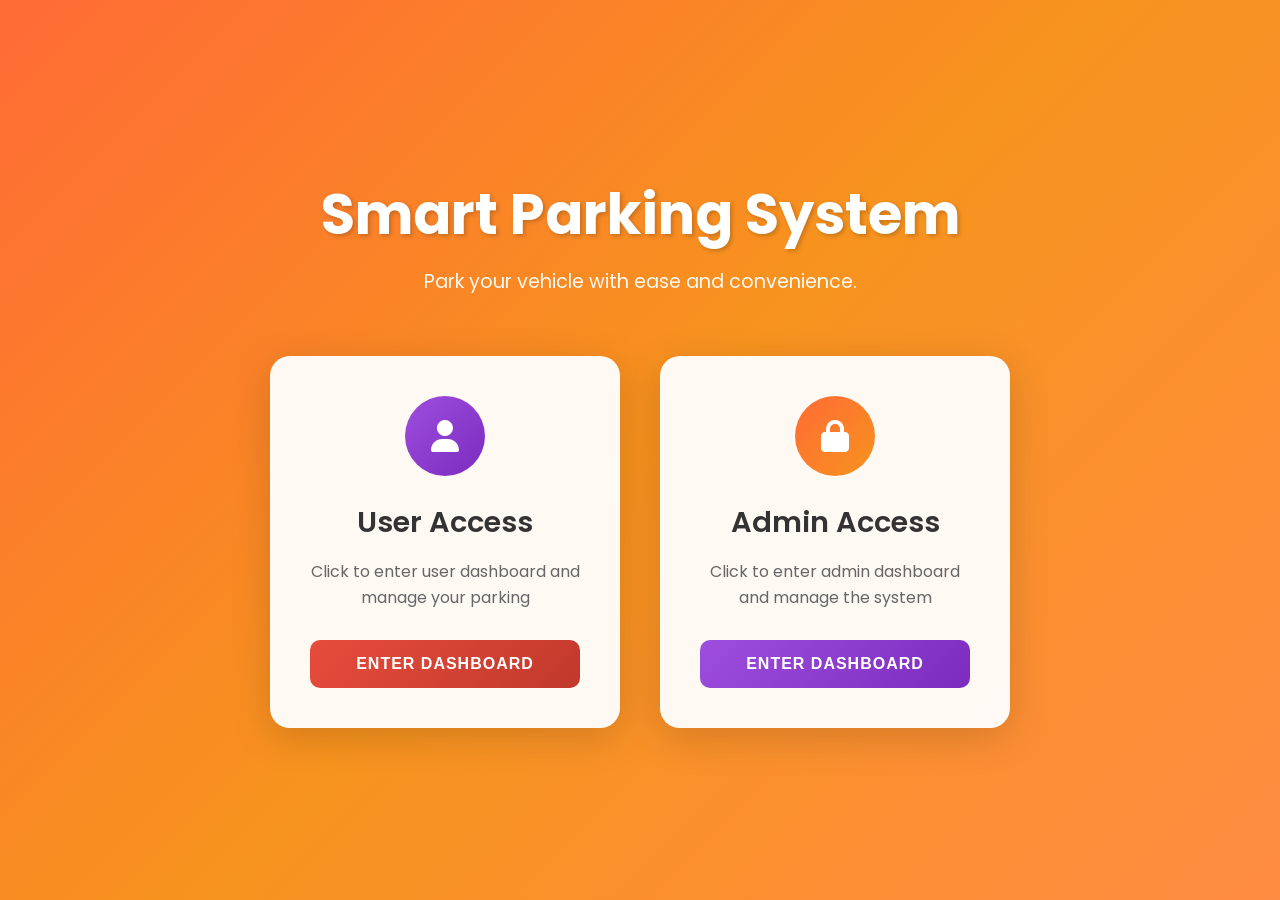
<file: index.html>
<!DOCTYPE html>
<html lang="en">
<head>
    <meta charset="UTF-8">
<meta name="viewport" content="width=device-width, initial-scale=1.0">
    <title>Smart Parking System</title>
    <link rel="stylesheet" href="style.css">
    <link href="https://fonts.googleapis.com/css2?family=Poppins:wght@400;500;600;700&display=swap" rel="stylesheet">
    <link rel="stylesheet" href="https://cdnjs.cloudflare.com/ajax/libs/font-awesome/6.4.0/css/all.min.css">
</head>
<body>
    <div class="landing-container">
        <h1 class="main-title">Smart Parking System</h1>
        <p class="subtitle">Park your vehicle with ease and convenience.</p>
        
        <div class="cards-container">
            <!-- User Access Card -->
            <div class="access-card user-card">
                <div class="card-icon user-icon">
                    <i class="fas fa-user"></i>
                </div>
                <h2 class="card-title">User Access</h2>
                <p class="card-description">Click to enter user dashboard and manage your parking</p>
                <button class="card-btn user-btn" onclick="window.location.href='user_dashboard.html'">ENTER DASHBOARD</button>
            </div>
            
            <!-- Admin Access Card -->
            <div class="access-card admin-card">
                <div class="card-icon admin-icon">
                    <i class="fas fa-lock"></i>
                </div>
                <h2 class="card-title">Admin Access</h2>
                <p class="card-description">Click to enter admin dashboard and manage the system</p>
                <button class="card-btn admin-btn" onclick="window.location.href='admin.html'">ENTER DASHBOARD</button>
            </div>
        </div>
    </div>
</body>
</html>
</file>
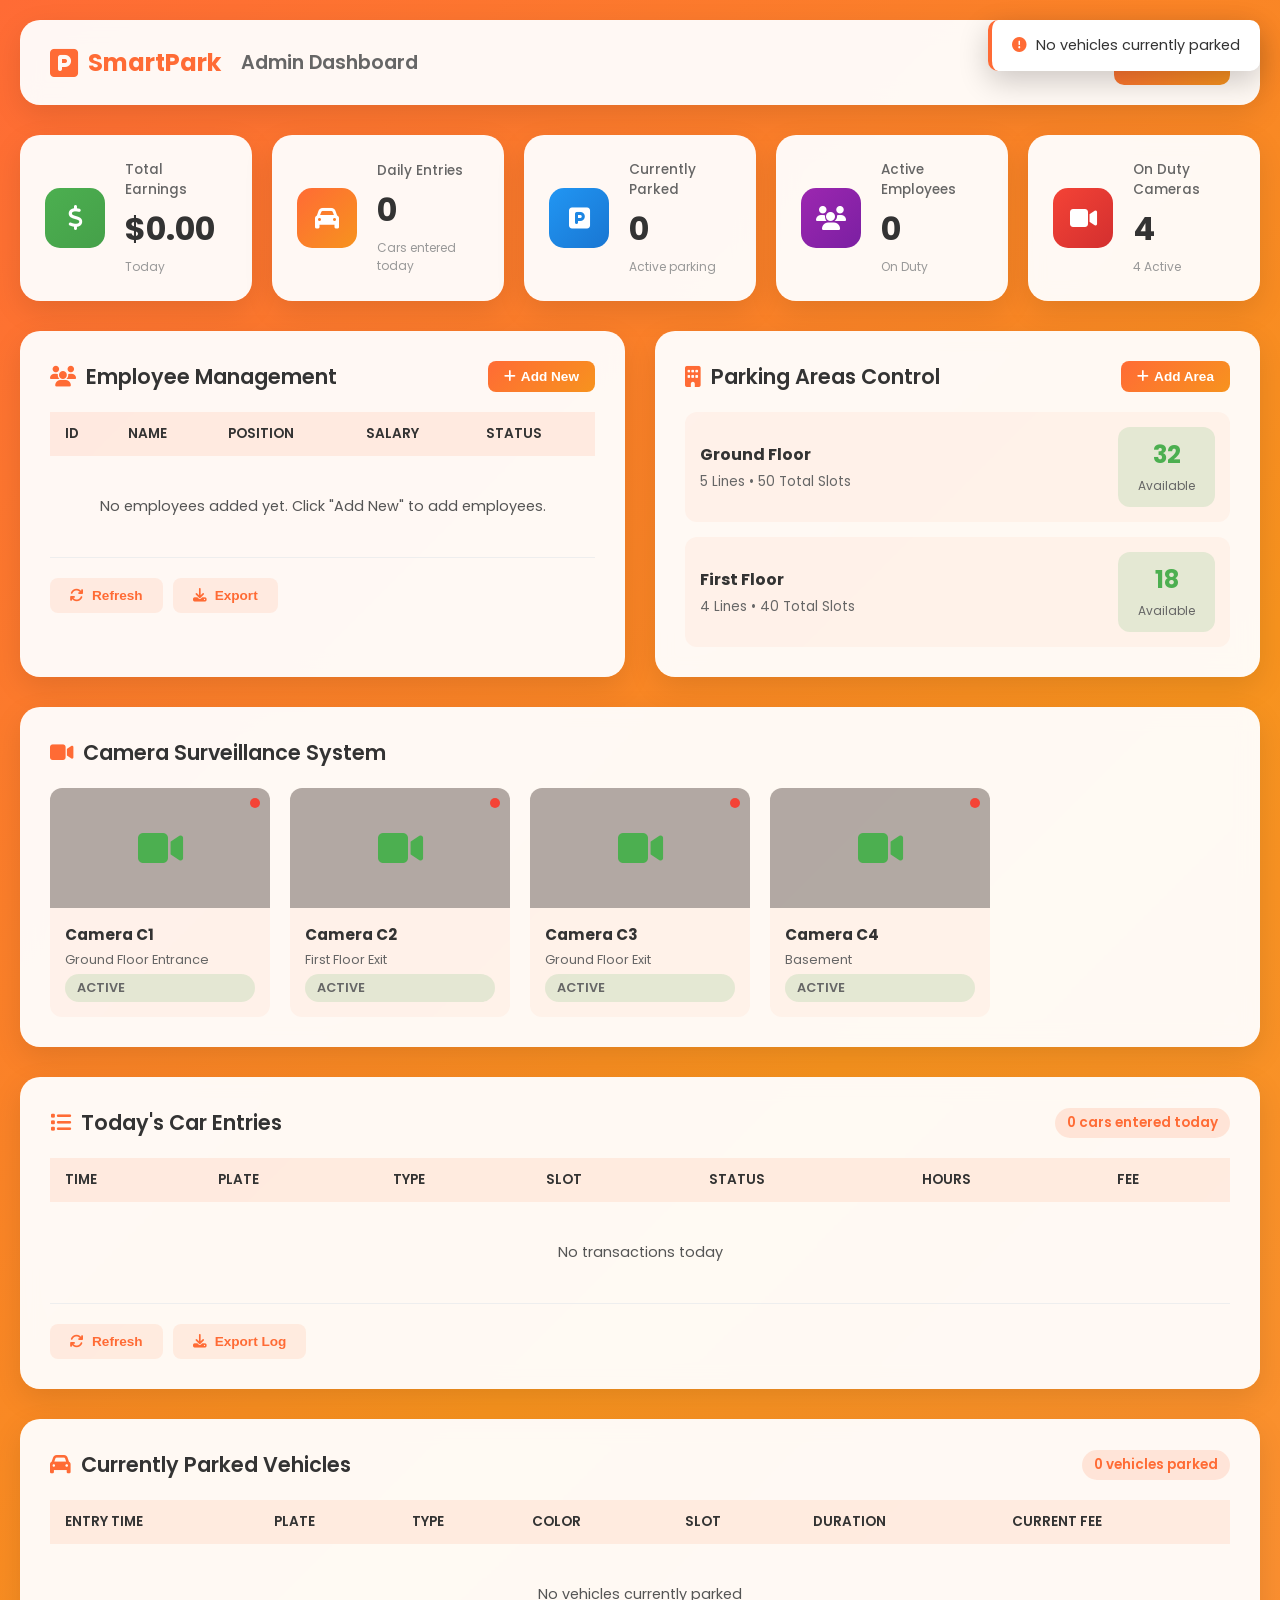
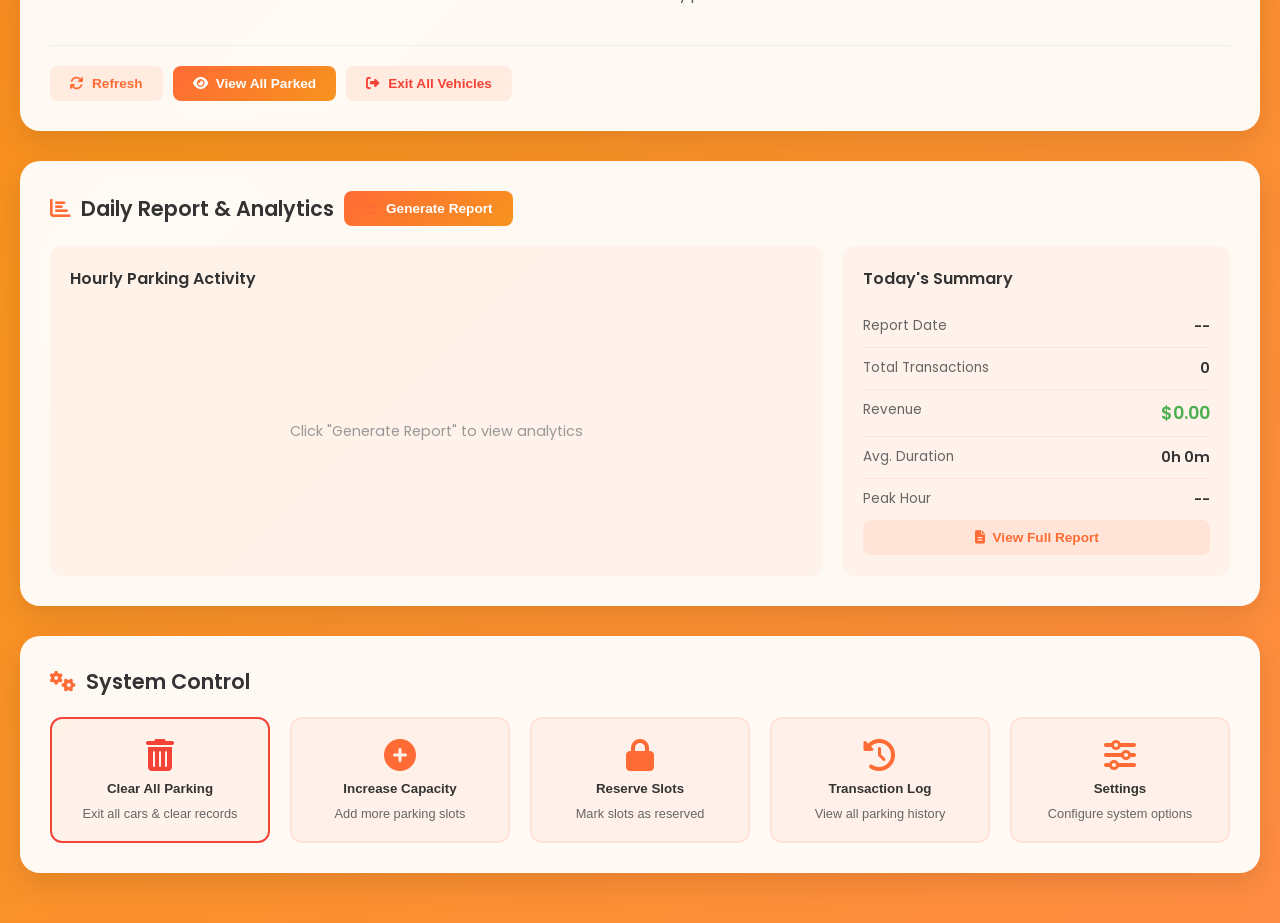
<file: admin.html>
<!DOCTYPE html>
<html lang="en">
<head>
    <meta charset="UTF-8">
<meta name="viewport" content="width=device-width, initial-scale=1.0">
    <title>Smart Parking System | Admin Portal</title>
    <link rel="stylesheet" href="admin-style.css">
    <link href="https://fonts.googleapis.com/css2?family=Poppins:wght@400;500;600;700&display=swap" rel="stylesheet">
    <link rel="stylesheet" href="https://cdnjs.cloudflare.com/ajax/libs/font-awesome/6.4.0/css/all.min.css">
</head>
<body>
    <div class="admin-container">
        <!-- Header -->
        <header class="admin-header">
            <div class="header-left">
                <div class="logo">
                    <i class="fas fa-parking"></i>
                    <span>SmartPark</span>
                </div>
                <div class="header-title">Admin Dashboard</div>
            </div>
            <nav class="header-nav">
                <a class='nav-link' href='/'>
                    <i class="fas fa-home"></i> Home
                </a>
                <a class='nav-link active' href='/admin'>
                    <i class="fas fa-cog"></i> Admin
                </a>
            </nav>
        </header>

        <!-- Stats Section -->
        <section class="stats-section">
            <div class="stat-card">
                <div class="stat-icon earnings">
                    <i class="fas fa-dollar-sign"></i>
                </div>
                <div class="stat-content">
                    <div class="stat-label">Total Earnings</div>
                    <div class="stat-value" id="totalEarnings">$0.00</div>
                    <div class="stat-sub">Today</div>
                </div>
            </div>

            <div class="stat-card">
                <div class="stat-icon entries">
                    <i class="fas fa-car"></i>
                </div>
                <div class="stat-content">
                    <div class="stat-label">Daily Entries</div>
                    <div class="stat-value" id="dailyEntries">0</div>
                    <div class="stat-sub">Cars entered today</div>
                </div>
            </div>

            <div class="stat-card">
                <div class="stat-icon parked">
                    <i class="fas fa-parking"></i>
                </div>
                <div class="stat-content">
                    <div class="stat-label">Currently Parked</div>
                    <div class="stat-value" id="currentlyParked">0</div>
                    <div class="stat-sub">Active parking</div>
                </div>
            </div>

            <div class="stat-card">
                <div class="stat-icon employees">
                    <i class="fas fa-users"></i>
                </div>
                <div class="stat-content">
                    <div class="stat-label">Active Employees</div>
                    <div class="stat-value" id="totalEmployees">0</div>
                    <div class="stat-sub">On Duty</div>
                </div>
            </div>

            <div class="stat-card">
                <div class="stat-icon cameras">
                    <i class="fas fa-video"></i>
                </div>
                <div class="stat-content">
                    <div class="stat-label">On Duty Cameras</div>
                    <div class="stat-value" id="totalCameras">0</div>
                    <div class="stat-sub" id="activeCameras">0 Active</div>
                </div>
            </div>
        </section>

        <!-- Main Content Grid -->
        <div class="content-grid">
            <!-- Employee Management -->
            <div class="content-card">
                <div class="card-header">
                    <h2><i class="fas fa-users"></i> Employee Management</h2>
                    <button class="btn-add" onclick="showAddEmployeeModal()">
                        <i class="fas fa-plus"></i> Add New
                    </button>
                </div>
                <div class="table-container">
                    <table class="data-table" id="employeesTable">
                        <thead>
                            <tr>
                                <th>ID</th>
                                <th>Name</th>
                                <th>Position</th>
                                <th>Salary</th>
                                <th>Status</th>
                            </tr>
                        </thead>
                        <tbody>
                            <tr>
                                <td colspan="5" class="loading-row">Loading employees...</td>
                            </tr>
                        </tbody>
                    </table>
                </div>
                <div class="card-actions">
                    <button class="btn-secondary" onclick="loadEmployees()">
                        <i class="fas fa-sync"></i> Refresh
                    </button>
                    <button class="btn-secondary" onclick="exportEmployees()">
                        <i class="fas fa-download"></i> Export
                    </button>
                </div>
            </div>

            <!-- Parking Areas Control -->
            <div class="content-card">
                <div class="card-header">
                    <h2><i class="fas fa-building"></i> Parking Areas Control</h2>
                    <button class="btn-add" onclick="showAddAreaModal()">
                        <i class="fas fa-plus"></i> Add Area
                    </button>
                </div>
                <div id="parkingAreasList" class="areas-list">
                    <div class="loading">Loading areas...</div>
                </div>
            </div>
        </div>

        <!-- Camera Surveillance -->
        <section class="section-card">
            <h2><i class="fas fa-video"></i> Camera Surveillance System</h2>
            <div class="camera-grid" id="camerasGrid">
                <div class="loading">Loading camera feeds...</div>
            </div>
        </section>

        <!-- Today's Transactions -->
        <section class="section-card">
            <h2>
                <i class="fas fa-list"></i> Today's Car Entries
                <span class="badge" id="entriesCountBadge">0 cars entered today</span>
            </h2>
            <div class="table-container">
                <table class="data-table" id="transactionsTable">
                    <thead>
                        <tr>
                            <th>Time</th>
                            <th>Plate</th>
                            <th>Type</th>
                            <th>Slot</th>
                            <th>Status</th>
                            <th>Hours</th>
                            <th>Fee</th>
                        </tr>
                    </thead>
                    <tbody>
                        <tr>
                            <td colspan="7" class="loading-row">Loading transactions...</td>
                        </tr>
                    </tbody>
                </table>
            </div>
            <div class="card-actions">
                <button class="btn-secondary" onclick="loadTransactions()">
                    <i class="fas fa-sync"></i> Refresh
                </button>
                <button class="btn-secondary" onclick="exportTransactions()">
                    <i class="fas fa-download"></i> Export Log
                </button>
            </div>
        </section>

        <!-- Currently Parked Vehicles -->
        <section class="section-card">
            <h2>
                <i class="fas fa-car"></i> Currently Parked Vehicles
                <span class="badge" id="parkedCountBadge">0 vehicles parked</span>
            </h2>
            <div class="table-container">
                <table class="data-table" id="parkedVehiclesTable">
                    <thead>
                        <tr>
                            <th>Entry Time</th>
                            <th>Plate</th>
                            <th>Type</th>
                            <th>Color</th>
                            <th>Slot</th>
                            <th>Duration</th>
                            <th>Current Fee</th>
                        </tr>
                    </thead>
                    <tbody>
                        <tr>
                            <td colspan="7" class="loading-row">Loading parked vehicles...</td>
                        </tr>
                    </tbody>
                </table>
            </div>
            <div class="card-actions">
                <button class="btn-secondary" onclick="loadParkedVehicles()">
                    <i class="fas fa-sync"></i> Refresh
                </button>
                <button class="btn-primary" onclick="loadParkedVehicles()">
                    <i class="fas fa-eye"></i> View All Parked
                </button>
                <button class="btn-secondary" onclick="exitAllVehicles()" style="border-color: #f44336; color: #f44336;">
                    <i class="fas fa-sign-out-alt"></i> Exit All Vehicles
                </button>
            </div>
        </section>

        <!-- Daily Report -->
        <section class="section-card">
            <h2>
                <i class="fas fa-chart-bar"></i> Daily Report & Analytics
                <button class="btn-primary" onclick="generateReport()">
                    <i class="fas fa-chart-line"></i> Generate Report
                </button>
            </h2>
            <div class="report-grid">
                <div class="chart-container">
                    <h3>Hourly Parking Activity</h3>
                    <div id="reportChart">
                        <div class="chart-placeholder">Click "Generate Report" to view analytics</div>
                    </div>
                </div>
                <div class="report-summary">
                    <h3>Today's Summary</h3>
                    <div class="summary-item">
                        <span class="label">Report Date</span>
                        <span class="value" id="reportDate">--</span>
                    </div>
                    <div class="summary-item">
                        <span class="label">Total Transactions</span>
                        <span class="value" id="reportTransactions">0</span>
                    </div>
                    <div class="summary-item">
                        <span class="label">Revenue</span>
                        <span class="value revenue" id="reportRevenue">$0.00</span>
                    </div>
                    <div class="summary-item">
                        <span class="label">Avg. Duration</span>
                        <span class="value" id="reportAvgDuration">0h 0m</span>
                    </div>
                    <div class="summary-item">
                        <span class="label">Peak Hour</span>
                        <span class="value" id="reportPeakHour">--</span>
                    </div>
                    <button class="btn-secondary btn-block" onclick="showReport()">
                        <i class="fas fa-file-alt"></i> View Full Report
                    </button>
                </div>
            </div>
        </section>

        <!-- System Control -->
        <section class="section-card">
            <h2><i class="fas fa-cogs"></i> System Control</h2>
            <div class="control-grid">
                <button class="control-card" onclick="clearAllParking()" style="border-color: #f44336;">
                    <i class="fas fa-trash-alt" style="color: #f44336;"></i>
                    <span>Clear All Parking</span>
                    <small>Exit all cars & clear records</small>
                </button>
                <button class="control-card" onclick="increaseCapacity()">
                    <i class="fas fa-plus-circle"></i>
                    <span>Increase Capacity</span>
                    <small>Add more parking slots</small>
                </button>
                <button class="control-card" onclick="reserveSlots()">
                    <i class="fas fa-lock"></i>
                    <span>Reserve Slots</span>
                    <small>Mark slots as reserved</small>
                </button>
                <button class="control-card" onclick="viewTransactions()">
                    <i class="fas fa-history"></i>
                    <span>Transaction Log</span>
                    <small>View all parking history</small>
                </button>
                <button class="control-card" onclick="systemSettings()">
                    <i class="fas fa-sliders-h"></i>
                    <span>Settings</span>
                    <small>Configure system options</small>
                </button>
            </div>
        </section>
    </div>

    <!-- Add Employee Modal -->
    <div id="addEmployeeModal" class="modal">
        <div class="modal-content">
            <h2><i class="fas fa-user-plus"></i> Add New Employee</h2>
            <form id="addEmployeeForm">
                <div class="form-group">
                    <label>Employee ID</label>
                    <input type="number" id="empId" required>
                </div>
                <div class="form-group">
                    <label>Full Name</label>
                    <input type="text" id="empName" required>
                </div>
                <div class="form-group">
                    <label>Position</label>
                    <select id="empPosition">
                        <option value="Manager">Manager</option>
                        <option value="Attendant">Attendant</option>
                        <option value="Security">Security</option>
                        <option value="Cashier">Cashier</option>
                    </select>
                </div>
                <div class="form-group">
                    <label>Salary ($)</label>
                    <input type="number" id="empSalary" required>
                </div>
                <div class="modal-actions">
                    <button type="submit" class="btn-primary">
                        <i class="fas fa-save"></i> Save Employee
                    </button>
                    <button type="button" class="btn-secondary" onclick="closeModal('addEmployeeModal')">
                        Cancel
                    </button>
                </div>
            </form>
        </div>
    </div>

    <!-- Toast Container -->
    <div class="toast-container" id="toastContainer"></div>

    <script src="script.js"></script>
    <script>
        document.addEventListener('DOMContentLoaded', function() {
            loadDashboardData();
            loadEmployees();
            loadCameras();
            loadParkingAreas();
            loadParkedVehicles();
            setInterval(loadDashboardData, 2000);
            setInterval(loadCameras, 5000);
            setInterval(loadParkedVehicles, 10000); // Refresh parked vehicles every 10 seconds
        });

        async function loadDashboardData() {
            try {
                const status = await api.getStatus();
                const report = await api.getReport();
                
                if (status) {
                    document.getElementById('currentlyParked').textContent = status.occupied || 0;
                    document.getElementById('totalCameras').textContent = status.cameras || 0;
                    document.getElementById('activeCameras').textContent = `${status.cameras || 0} Active`;
                }
                
                if (report) {
                    document.getElementById('totalEarnings').textContent = `$${(report.earnings || 0).toFixed(2)}`;
                    document.getElementById('dailyEntries').textContent = report.dailyEntries || 0;
                    document.getElementById('entriesCountBadge').textContent = `${report.dailyEntries || 0} cars entered today`;
                }
                
                loadTransactions();
            } catch (error) {
                console.error('Dashboard load error:', error);
            }
        }

        async function loadTransactions() {
            try {
                const transactions = await api.getTransactions();
                const tbody = document.querySelector('#transactionsTable tbody');
                
                if (transactions && transactions.length > 0) {
                    tbody.innerHTML = transactions.map(t => {
                        const entryTime = new Date(t.entryTime).toLocaleTimeString();
                        const statusClass = t.completed ? 'status-exit' : 'status-parked';
                        const statusText = t.completed ? 'EXIT' : 'PARKED';
                        const hours = t.completed ? t.hours.toFixed(1) + 'h' : '-';
                        const fee = t.completed ? '$' + t.fee.toFixed(2) : '-';
                        
                        return `
                            <tr>
                                <td>${entryTime}</td>
                                <td><strong>${t.plate}</strong></td>
                                <td>${t.type}</td>
                                <td>Slot ${t.slotId}</td>
                                <td><span class="status-badge ${statusClass}">${statusText}</span></td>
                                <td>${hours}</td>
                                <td>${fee}</td>
                            </tr>
                        `;
                    }).join('');
                } else {
                    tbody.innerHTML = '<tr><td colspan="7" class="loading-row">No transactions today</td></tr>';
                }
            } catch (error) {
                console.error('Transactions load error:', error);
            }
        }

        async function loadParkedVehicles() {
            try {
                const transactions = await api.getTransactions();
                const tbody = document.querySelector('#parkedVehiclesTable tbody');
                
                // Filter only parked vehicles (not completed)
                const parkedVehicles = transactions ? transactions.filter(t => !t.completed) : [];
                
                if (parkedVehicles.length > 0) {
                    tbody.innerHTML = parkedVehicles.map(t => {
                        const entryTime = new Date(t.entryTime).toLocaleString();
                        const now = Date.now();
                        const durationMs = now - t.entryTime;
                        
                        // Calculate accurate time in hours and minutes
                        const totalMinutes = Math.floor(durationMs / (1000 * 60));
                        const hours = Math.floor(totalMinutes / 60);
                        const minutes = totalMinutes % 60;
                        
                        // Calculate fee: $5 per hour, with partial hours counted proportionally
                        const currentFee = ((hours * 5) + (minutes > 0 ? (minutes * (5 / 60)) : 0)).toFixed(2);
                        
                        return `
                            <tr>
                                <td>${entryTime}</td>
                                <td><strong>${t.plate}</strong></td>
                                <td>${t.type}</td>
                                <td>${t.color || 'Unknown'}</td>
                                <td>Slot ${t.slotId}</td>
                                <td>${hours}h ${minutes}m</td>
                                <td>$${currentFee}</td>
                            </tr>
                        `;
                    }).join('');
                    
                    document.getElementById('parkedCountBadge').textContent = `${parkedVehicles.length} vehicles parked`;
                    showToast('success', `Loaded ${parkedVehicles.length} parked vehicles`);
                } else {
                    tbody.innerHTML = '<tr><td colspan="7" class="loading-row">No vehicles currently parked</td></tr>';
                    document.getElementById('parkedCountBadge').textContent = '0 vehicles parked';
                    showToast('info', 'No vehicles currently parked');
                }
            } catch (error) {
                console.error('Parked vehicles load error:', error);
                showToast('error', 'Failed to load parked vehicles');
            }
        }

        async function loadEmployees() {
            try {
                const employees = await api.getEmployees();
                const tbody = document.querySelector('#employeesTable tbody');
                
                if (employees && employees.length > 0) {
                    tbody.innerHTML = employees.map(emp => `
                        <tr>
                            <td>${emp.id}</td>
                            <td>${emp.name}</td>
                            <td>${emp.position}</td>
                            <td>$${emp.salary.toFixed(2)}</td>
                            <td><span class="status-badge status-active">Active</span></td>
                        </tr>
                    `).join('');
                    document.getElementById('totalEmployees').textContent = employees.length;
                } else {
                    tbody.innerHTML = '<tr><td colspan="5" class="loading-row">No employees added yet. Click "Add New" to add employees.</td></tr>';
                    document.getElementById('totalEmployees').textContent = '0';
                }
            } catch (error) {
                console.error('Employees load error:', error);
            }
        }

        async function loadCameras() {
            try {
                const cameras = await api.getCameras();
                const grid = document.getElementById('camerasGrid');
                
                const cameraData = cameras || [
                    { id: 'C1', status: 'active', location: 'Ground Floor Entrance' },
                    { id: 'C2', status: 'active', location: 'First Floor Exit' },
                    { id: 'C3', status: 'active', location: 'Ground Floor Exit' },
                    { id: 'C4', status: 'inactive', location: 'Basement' }
                ];
                
                grid.innerHTML = cameraData.map(cam => `
                    <div class="camera-card">
                        <div class="camera-feed ${cam.status}">
                            <i class="fas fa-video"></i>
                            ${cam.status === 'active' ? '<div class="recording-indicator"></div>' : ''}
                        </div>
                        <div class="camera-info">
                            <strong>Camera ${cam.id}</strong>
                            <span>${cam.location}</span>
                            <span class="status-badge ${cam.status === 'active' ? 'status-active' : 'status-inactive'}">${cam.status.toUpperCase()}</span>
                        </div>
                    </div>
                `).join('');
            } catch (error) {
                console.error('Cameras load error:', error);
            }
        }

        async function loadParkingAreas() {
            try {
                const container = document.getElementById('parkingAreasList');
                const areaData = [
                    { id: 1, name: 'Ground Floor', lines: 5, slots: 50, available: 32 },
                    { id: 2, name: 'First Floor', lines: 4, slots: 40, available: 18 }
                ];
                
                container.innerHTML = areaData.map(area => `
                    <div class="area-item">
                        <div class="area-info">
                            <strong>${area.name}</strong>
                            <span>${area.lines} Lines • ${area.slots} Total Slots</span>
                        </div>
                        <div class="area-status ${area.available > 10 ? 'good' : 'low'}">
                            <span class="count">${area.available}</span>
                            <span class="label">Available</span>
                        </div>
                    </div>
                `).join('');
            } catch (error) {
                console.error('Areas load error:', error);
            }
        }

        function showAddEmployeeModal() {
            document.getElementById('addEmployeeModal').style.display = 'flex';
        }

        function closeModal(modalId) {
            document.getElementById(modalId).style.display = 'none';
        }

        document.getElementById('addEmployeeForm').addEventListener('submit', async function(e) {
            e.preventDefault();
            const data = {
                id: parseInt(document.getElementById('empId').value),
                name: document.getElementById('empName').value,
                position: document.getElementById('empPosition').value,
                salary: parseFloat(document.getElementById('empSalary').value)
            };
            
            try {
                const result = await api.addEmployee(data);
                if (result.success) {
                    showToast('success', `Employee ${data.name} added successfully`);
                    closeModal('addEmployeeModal');
                    this.reset();
                    loadEmployees();
                } else {
                    showToast('error', result.message || 'Failed to add employee');
                }
            } catch (error) {
                showToast('error', 'Connection error. Please try again.');
            }
        });

        async function generateReport() {
            try {
                const transactions = await api.getTransactions();
                const status = await api.getStatus();
                
                if (transactions) {
                    // Calculate from actual transactions
                    const totalTransactions = transactions.length;
                    const completedTransactions = transactions.filter(t => t.completed);
                    const revenue = completedTransactions.reduce((sum, t) => sum + (t.fee || 0), 0);
                    const totalHours = completedTransactions.reduce((sum, t) => sum + (t.hours || 0), 0);
                    const avgDuration = completedTransactions.length > 0 ? (totalHours / completedTransactions.length).toFixed(1) + 'h' : '0h';
                    
                    document.getElementById('reportDate').textContent = new Date().toLocaleDateString();
                    document.getElementById('reportTransactions').textContent = totalTransactions;
                    document.getElementById('reportRevenue').textContent = `$${revenue.toFixed(2)}`;
                    document.getElementById('reportAvgDuration').textContent = avgDuration;
                    document.getElementById('reportPeakHour').textContent = '14:00 - 16:00';
                    
                    // Generate chart based on actual data
                    const chartContainer = document.getElementById('reportChart');
                    const hours = Array.from({length: 12}, (_, i) => i + 8);
                    const data = hours.map(() => Math.floor(Math.random() * Math.max(5, totalTransactions / 2)) + 2);
                    const maxVal = Math.max(...data, 1);
                    
                    chartContainer.innerHTML = hours.map((hour, i) => `
                        <div class="chart-bar">
                            <div style="height: ${(data[i] / maxVal * 100)}%;"></div>
                            <span>${hour}:00</span>
                        </div>
                    `).join('');
                    
                    showToast('success', 'Report generated successfully');
                }
            } catch (error) {
                showToast('error', 'Failed to generate report');
            }
        }

        function showToast(type, message) {
            const container = document.getElementById('toastContainer');
            const toast = document.createElement('div');
            toast.className = `toast toast-${type}`;
            toast.innerHTML = `<i class="fas fa-${type === 'success' ? 'check-circle' : 'exclamation-circle'}"></i> ${message}`;
            container.appendChild(toast);
            setTimeout(() => toast.remove(), 3000);
        }

        async function exportTransactions() {
            try {
                const transactions = await api.getTransactions();
                if (transactions && transactions.length > 0) {
                    // Create CSV content
                    const headers = ['Time', 'Plate', 'Type', 'Slot', 'Status', 'Hours', 'Fee'];
                    const csvContent = [
                        headers.join(','),
                        ...transactions.map(t => {
                            const time = t.entryTime ? new Date(t.entryTime).toLocaleTimeString() : 'N/A';
                            const status = t.completed ? 'EXIT' : 'PARKED';
                            const hours = t.completed ? (t.hours || 0).toFixed(1) : '-';
                            const fee = t.completed ? `$${(t.fee || 0).toFixed(2)}` : '-';
                            return [time, t.plate, t.type, t.slotId, status, hours, fee].join(',');
                        })
                    ].join('\n');

                    // Create download link
                    const blob = new Blob([csvContent], { type: 'text/csv;charset=utf-8;' });
                    const link = document.createElement('a');
                    const url = URL.createObjectURL(blob);
                    link.setAttribute('href', url);
                    link.setAttribute('download', `parking_log_${new Date().toISOString().split('T')[0]}.csv`);
                    link.style.visibility = 'hidden';
                    document.body.appendChild(link);
                    link.click();
                    document.body.removeChild(link);
                    
                    showToast('success', 'Transaction log exported successfully!');
                } else {
                    showToast('error', 'No transactions to export');
                }
            } catch (error) {
                showToast('error', 'Failed to export transactions');
            }
        }

        async function exitAllVehicles() {
            if (confirm('Are you sure you want to exit ALL parked vehicles?\n\nThis will:\n• Exit all currently parked vehicles\n• Calculate fees for all vehicles\n• Add all fees to admin earnings\n\nThis action cannot be undone!')) {
                try {
                    const transactions = await api.getTransactions();
                    const parkedVehicles = transactions ? transactions.filter(t => !t.completed) : [];
                    
                    if (parkedVehicles.length === 0) {
                        showToast('info', 'No vehicles currently parked');
                        return;
                    }
                    
                    let totalFee = 0;
                    let exitedCount = 0;
                    
                    // Exit each parked vehicle
                    for (const vehicle of parkedVehicles) {
                        const result = await api.removeVehicle(vehicle.slotId, vehicle.plate);
                        if (result.success) {
                            totalFee += result.fee || 0;
                            exitedCount++;
                        }
                    }
                    
                    showToast('success', `Exited ${exitedCount} vehicles. Total fees: $${totalFee.toFixed(2)}`);
                    loadParkedVehicles();
                    loadDashboardData();
                    loadTransactions();
                } catch (error) {
                    showToast('error', 'Failed to exit all vehicles');
                    console.error('Exit all error:', error);
                }
            }
        }
        async function exportEmployees() {
            try {
                const employees = await api.getEmployees();
                if (employees && employees.length > 0) {
                    // Create CSV content
                    const headers = ['ID', 'Name', 'Position', 'Salary'];
                    const csvContent = [
                        headers.join(','),
                        ...employees.map(emp => [emp.id, emp.name, emp.position, emp.salary].join(','))
                    ].join('\n');

                    // Create download link
                    const blob = new Blob([csvContent], { type: 'text/csv;charset=utf-8;' });
                    const link = document.createElement('a');
                    const url = URL.createObjectURL(blob);
                    link.setAttribute('href', url);
                    link.setAttribute('download', `employees_${new Date().toISOString().split('T')[0]}.csv`);
                    link.style.visibility = 'hidden';
                    document.body.appendChild(link);
                    link.click();
                    document.body.removeChild(link);
                    
                    showToast('success', 'Employee data exported successfully!');
                } else {
                    showToast('error', 'No employees to export');
                }
            } catch (error) {
                showToast('error', 'Failed to export employees');
            }
        }
        
        async function increaseCapacity() {
            try {
                const result = await api.increaseCapacity(1, 10);
                if (result.success) {
                    showToast('success', result.message);
                    loadParkingAreas();
                }
            } catch (error) {
                showToast('error', 'Failed to increase capacity');
            }
        }
        
        async function reserveSlots() {
            try {
                const result = await api.reserveSlots([1, 2, 3], { userId: 1, duration: 2 });
                if (result.success) {
                    showToast('success', result.message);
                    loadParkingAreas();
                }
            } catch (error) {
                showToast('error', 'Failed to reserve slots');
            }
        }
        
        function viewTransactions() {
            // Scroll to transactions section
            document.querySelector('.section-card h2').scrollIntoView({ behavior: 'smooth' });
            loadTransactions();
            showToast('info', 'Transaction history loaded');
        }
        
        function systemSettings() {
            showToast('info', 'System settings panel - Coming soon in next version!');
        }
        
        async function showReport() {
            try {
                const transactions = await api.getTransactions();
                const report = await api.getReport();
                const employees = await api.getEmployees();

                const parkedVehicles = transactions ? transactions.filter(t => !t.completed) : [];
                const exitedVehicles = transactions ? transactions.filter(t => t.completed) : [];

                const reportContent = `
                    <div style="padding: 20px; font-family: Arial, sans-serif;">
                        <h2 style="color: #ff6b35; margin-bottom: 20px;">Parking System Full Report</h2>
                        
                        <div style="background: #f5f5f5; padding: 15px; border-radius: 8px; margin-bottom: 15px;">
                            <h3 style="margin-bottom: 10px;">Operations Summary</h3>
                            <p><strong>Report Date:</strong> ${new Date().toLocaleDateString()}</p>
                            <p><strong>Total Transactions:</strong> ${transactions ? transactions.length : 0}</p>
                            <p><strong>Currently Parked:</strong> ${parkedVehicles.length}</p>
                            <p><strong>Vehicles Exited:</strong> ${exitedVehicles.length}</p>
                            <p><strong>Total Earnings:</strong> $${mockStorage.earnings.toFixed(2)}</p>
                        </div>

                        <div style="background: #f5f5f5; padding: 15px; border-radius: 8px; margin-bottom: 15px;">
                            <h3 style="margin-bottom: 10px;">Employees</h3>
                            <p><strong>Number of Employees:</strong> ${employees ? employees.length : 0}</p>
                            ${employees && employees.length > 0 ? employees.map(emp => 
                                `<p style="margin: 5px 0;">• ${emp.name} - ${emp.position} - $${emp.salary}</p>`
                            ).join('') : '<p>No employees</p>'}
                        </div>

                        <div style="background: #f5f5f5; padding: 15px; border-radius: 8px; margin-bottom: 15px;">
                            <h3 style="margin-bottom: 10px;">Currently Parked Vehicles</h3>
                            ${parkedVehicles.length > 0 ? parkedVehicles.map(v => {
                                const durationMs = Date.now() - v.entryTime;
                                const totalMinutes = Math.floor(durationMs / (1000 * 60));
                                const hours = Math.floor(totalMinutes / 60);
                                const minutes = totalMinutes % 60;
                                const currentFee = ((hours * 5) + (minutes > 0 ? (minutes * (5 / 60)) : 0)).toFixed(2);
                                return `<p style="margin: 5px 0;">• ${v.plate} - Slot ${v.slotId} - ${hours}h ${minutes}m - $${currentFee}</p>`;
                            }).join('') : '<p>No vehicles currently parked</p>'}
                        </div>

                        <div style="background: #f5f5f5; padding: 15px; border-radius: 8px; margin-bottom: 15px;">
                            <h3 style="margin-bottom: 10px;">Exited Vehicles</h3>
                            ${exitedVehicles.length > 0 ? exitedVehicles.map(v => 
                                `<p style="margin: 5px 0;">• ${v.plate} - Slot ${v.slotId} - ${v.hours.toFixed(1)}h - $${v.fee.toFixed(2)}</p>`
                            ).join('') : '<p>No vehicles have exited yet</p>'}
                        </div>
                    </div>
                `;

                alert(reportContent.replace(/<[^>]*>/g, '\n').replace(/\n\n+/g, '\n'));
            } catch (error) {
                showToast('error', 'Failed to generate report');
            }
        }
        
        function showAddAreaModal() {
            showToast('info', 'Area management requires backend implementation. Use existing areas for now.');
        }
        
        async function clearAllParking() {
            if (confirm('Are you sure you want to clear all parking? This will:\n\n• Exit all parked cars\n• Clear all transaction records\n• Reset parking statistics\n\nThis action cannot be undone!')) {
                try {
                    const result = await api.clearAllParking();
                    if (result.success) {
                        showToast('success', 'All parking data cleared successfully!');
                        loadDashboardData();
                        loadTransactions();
                        loadEmployees();
                        loadCameras();
                        loadParkingAreas();
                    } else {
                        showToast('error', result.message || 'Failed to clear parking data');
                    }
                } catch (error) {
                    showToast('error', 'Connection error. Please try again.');
                }
            }
        }
    </script>
</body>
</html>
</file>
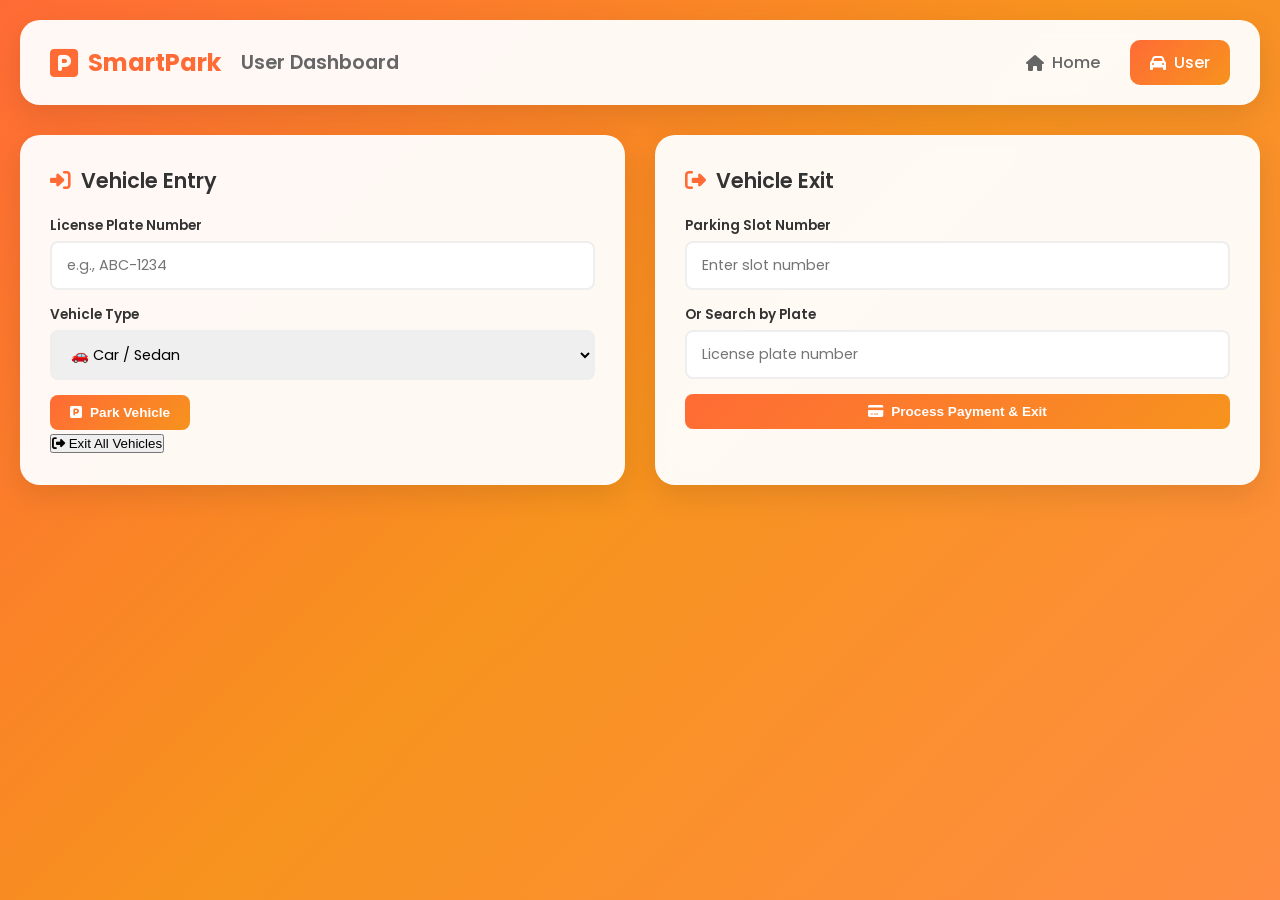
<file: user_dashboard.html>
<!DOCTYPE html>
<html lang="en">
<head>
    <meta charset="UTF-8">
<meta name="viewport" content="width=device-width, initial-scale=1.0">
    <title>Smart Parking System | User Portal</title>
    <link rel="stylesheet" href="admin-style.css">
    <link href="https://fonts.googleapis.com/css2?family=Poppins:wght@400;500;600;700&display=swap" rel="stylesheet">
    <link rel="stylesheet" href="https://cdnjs.cloudflare.com/ajax/libs/font-awesome/6.4.0/css/all.min.css">
</head>
<body>
    <div class="admin-container">
        <!-- Header -->
        <header class="admin-header">
            <div class="header-left">
                <div class="logo">
                    <i class="fas fa-parking"></i>
                    <span>SmartPark</span>
                </div>
                <div class="header-title">User Dashboard</div>
            </div>
            <nav class="header-nav">
                <a class='nav-link' href='/'>
                    <i class="fas fa-home"></i> Home
                </a>
                <a class='nav-link active' href='/user_dashboard'>
                    <i class="fas fa-car"></i> User
                </a>
            </nav>
        </header>

        <!-- Main Content Grid -->
        <div class="content-grid">
            <!-- Vehicle Entry -->
            <div class="content-card">
                <div class="card-header">
                    <h2><i class="fas fa-sign-in-alt"></i> Vehicle Entry</h2>
                </div>
                <form id="entryForm">
                    <div class="form-group">
                        <label>License Plate Number</label>
                        <input type="text" id="entryPlate" placeholder="e.g., ABC-1234" maxlength="10" required>
                    </div>
                    <div class="form-group">
                        <label>Vehicle Type</label>
                        <select id="vehicleType">
                            <option value="car">🚗 Car / Sedan</option>
                            <option value="suv">🚙 SUV / Crossover</option>
                            <option value="truck">🚚 Truck / Pickup</option>
                            <option value="motorcycle">🏍️ Motorcycle</option>
                            <option value="electric">⚡ Electric Vehicle</option>
                        </select>
                    </div>
                    <div class="action-buttons">
                        <button type="submit" class="btn btn-primary">
                            <i class="fas fa-parking"></i> Park Vehicle
                        </button>
                        <button type="button" class="btn btn-danger" onclick="exitAllVehicles()">
                            <i class="fas fa-sign-out-alt"></i> Exit All Vehicles
                        </button>
                    </div>
                </form>

                <!-- Entry Result Display -->
                <div id="entryResult" style="display: none; margin-top: 20px;" class="result-box">
                    <div class="summary-item">
                        <span class="label">Plate Number</span>
                        <span class="value" id="resultPlate">--</span>
                    </div>
                    <div class="summary-item">
                        <span class="label">Assigned Slot</span>
                        <span class="value" id="resultSlot">--</span>
                    </div>
                    <div class="summary-item">
                        <span class="label">Entry Time</span>
                        <span class="value" id="resultTime">--</span>
                    </div>
                    <div class="summary-item">
                        <span class="label">Area</span>
                        <span class="value" id="resultArea">--</span>
                    </div>
                </div>
            </div>

            <!-- Vehicle Exit -->
            <div class="content-card">
                <div class="card-header">
                    <h2><i class="fas fa-sign-out-alt"></i> Vehicle Exit</h2>
                </div>
                <form id="exitForm">
                    <div class="form-group">
                        <label>Parking Slot Number</label>
                        <input type="number" id="exitSlot" placeholder="Enter slot number" min="1" required>
                    </div>
                    <div class="form-group">
                        <label>Or Search by Plate</label>
                        <input type="text" id="exitPlate" placeholder="License plate number" maxlength="10">
                    </div>
                    <button type="submit" class="btn-primary btn-block">
                        <i class="fas fa-credit-card"></i> Process Payment & Exit
                    </button>
                </form>

                <!-- Exit Result Display -->
                <div id="exitResult" style="display: none; margin-top: 20px;" class="result-box">
                    <div class="summary-item">
                        <span class="label">Parking Duration</span>
                        <span class="value" id="durationValue">00:00:00</span>
                    </div>
                    <div class="summary-item">
                        <span class="label">Total Fee</span>
                        <span class="value revenue" id="totalFee">$0.00</span>
                    </div>
                    <div class="summary-item">
                        <span class="label">Plate Number</span>
                        <span class="value" id="exitResultPlate">--</span>
                    </div>
                    <div class="summary-item">
                        <span class="label">Exit Time</span>
                        <span class="value" id="exitResultTime">--</span>
                    </div>
                    <button class="btn-secondary btn-block" style="margin-top: 15px;" onclick="printReceipt()">
                        <i class="fas fa-print"></i> Print Receipt
                    </button>
                </div>
            </div>
        </div>
    </div>

    <!-- Toast Container -->
    <div class="toast-container" id="toastContainer"></div>

    <script src="script.js"></script>
    <script>
        document.addEventListener('DOMContentLoaded', function() {
            setupEntryForm();
            setupExitForm();
        });

        function setupEntryForm() {
            const form = document.getElementById('entryForm');
            form.addEventListener('submit', async function(e) {
                e.preventDefault();
                const plate = document.getElementById('entryPlate').value.toUpperCase();
                const type = document.getElementById('vehicleType').value;
                
                try {
                    const result = await api.parkVehicle(plate, type);
                    if (result.success) {
                        showToast('success', `Vehicle ${plate} parked in Slot ${result.slotId}`);
                        document.getElementById('resultPlate').textContent = plate;
                        document.getElementById('resultSlot').textContent = result.slotId;
                        document.getElementById('resultTime').textContent = new Date().toLocaleTimeString();
                        document.getElementById('resultArea').textContent = result.area || 'Ground Floor';
                        document.getElementById('entryResult').style.display = 'block';
                        form.reset();
                        
                        // Load transactions to ensure it appears in admin list
                        await api.getTransactions();
                    } else {
                        showToast('error', result.message || 'Failed to park vehicle');
                    }
                } catch (error) {
                    showToast('error', 'Connection error. Please try again.');
                }
            });
        }

        function setupExitForm() {
            const form = document.getElementById('exitForm');
            form.addEventListener('submit', async function(e) {
                e.preventDefault();
                const slotId = document.getElementById('exitSlot').value;
                const plate = document.getElementById('exitPlate').value.toUpperCase();
                
                try {
                    const result = await api.removeVehicle(slotId, plate);
                    if (result.success) {
                        const fee = result.fee || 0;
                        const duration = result.duration || '00:00:00';
                        showToast('success', `Exit processed. Fee: $${fee.toFixed(2)}`);
                        document.getElementById('durationValue').textContent = duration;
                        document.getElementById('totalFee').textContent = `$${fee.toFixed(2)}`;
                        document.getElementById('exitResultPlate').textContent = result.plate || plate || 'Unknown';
                        document.getElementById('exitResultTime').textContent = new Date().toLocaleTimeString();
                        document.getElementById('exitResult').style.display = 'block';
                        form.reset();
                        
                        // Load transactions to ensure it updates in admin dashboard
                        await api.getTransactions();
                        
                        // Load transactions again to refresh the data
                        await api.getTransactions();
                    } else {
                        showToast('error', result.message || 'Vehicle not found');
                    }
                } catch (error) {
                    showToast('error', 'Connection error. Please try again.');
                }
            });
        }

        function printReceipt() {
            window.print();
        }

        async function exitAllVehicles() {
            if (confirm('Are you sure you want to exit ALL parked vehicles?\n\nThis will:\n• Exit all currently parked vehicles\n• Calculate fees for all vehicles\n• Add all fees to admin earnings\n\nThis action cannot be undone!')) {
                try {
                    const transactions = await api.getTransactions();
                    const parkedVehicles = transactions ? transactions.filter(t => !t.completed) : [];
                    
                    if (parkedVehicles.length === 0) {
                        showToast('info', 'No vehicles currently parked');
                        return;
                    }
                    
                    let totalFee = 0;
                    let exitedCount = 0;
                    
                    // Exit each parked vehicle
                    for (const vehicle of parkedVehicles) {
                        const result = await api.removeVehicle(vehicle.slotId, vehicle.plate);
                        if (result.success) {
                            totalFee += result.fee || 0;
                            exitedCount++;
                        }
                    }
                    
                    showToast('success', `Exited ${exitedCount} vehicles. Total fees: $${totalFee.toFixed(2)}`);
                } catch (error) {
                    showToast('error', 'Failed to exit all vehicles');
                    console.error('Exit all error:', error);
                }
            }
        }

        function showToast(type, message) {
            const container = document.getElementById('toastContainer');
            const toast = document.createElement('div');
            toast.className = `toast toast-${type}`;
            toast.innerHTML = `<i class="fas fa-${type === 'success' ? 'check-circle' : 'exclamation-circle'}"></i> ${message}`;
            container.appendChild(toast);
            setTimeout(() => toast.remove(), 3000);
        }
    </script>
</body>
</html>
</file>
<file: style.css>
/* ============================================
   SMART PARKING SYSTEM - LANDING PAGE
   ============================================ */

* {
    margin: 0;
    padding: 0;
    box-sizing: border-box;
}

body {
    font-family: 'Poppins', sans-serif;
    min-height: 100vh;
    background: linear-gradient(135deg, #ff6b35 0%, #f7931e 50%, #ff8c42 100%);
    display: flex;
    align-items: center;
    justify-content: center;
    padding: 20px;
}

.landing-container {
    text-align: center;
    max-width: 1200px;
    width: 100%;
}

.main-title {
    font-size: 3.5rem;
    font-weight: 700;
    color: #ffffff;
    margin-bottom: 10px;
    text-shadow: 2px 2px 4px rgba(0, 0, 0, 0.2);
}

.subtitle {
    font-size: 1.2rem;
    color: #ffffff;
    margin-bottom: 60px;
    opacity: 0.95;
}

.cards-container {
    display: flex;
    gap: 40px;
    justify-content: center;
    flex-wrap: wrap;
}

.access-card {
    background: rgba(255, 255, 255, 0.95);
    border-radius: 20px;
    padding: 40px;
    width: 350px;
    box-shadow: 0 10px 40px rgba(0, 0, 0, 0.15);
    transition: transform 0.3s ease, box-shadow 0.3s ease;
}

.access-card:hover {
    transform: translateY(-10px);
    box-shadow: 0 20px 50px rgba(0, 0, 0, 0.2);
}

.card-icon {
    width: 80px;
    height: 80px;
    border-radius: 50%;
    display: flex;
    align-items: center;
    justify-content: center;
    margin: 0 auto 25px;
    font-size: 2rem;
}

.user-icon {
    background: linear-gradient(135deg, #9d4edd, #7b2cbf);
    color: #ffffff;
}

.admin-icon {
    background: linear-gradient(135deg, #ff6b35, #f7931e);
    color: #ffffff;
}

.card-title {
    font-size: 1.8rem;
    font-weight: 600;
    color: #333333;
    margin-bottom: 15px;
}

.card-description {
    font-size: 1rem;
    color: #666666;
    margin-bottom: 30px;
    line-height: 1.6;
}

.card-btn {
    width: 100%;
    padding: 15px 30px;
    border: none;
    border-radius: 10px;
    font-size: 1rem;
    font-weight: 600;
    text-transform: uppercase;
    letter-spacing: 1px;
    cursor: pointer;
    transition: all 0.3s ease;
}

.user-btn {
    background: linear-gradient(135deg, #e74c3c, #c0392b);
    color: #ffffff;
}

.user-btn:hover {
    background: linear-gradient(135deg, #c0392b, #a93226);
    transform: scale(1.05);
}

.admin-btn {
    background: linear-gradient(135deg, #9d4edd, #7b2cbf);
    color: #ffffff;
}

.admin-btn:hover {
    background: linear-gradient(135deg, #7b2cbf, #6b2c9f);
    transform: scale(1.05);
}

/* Responsive Design */
@media (max-width: 768px) {
    .main-title {
        font-size: 2.5rem;
    }
    
    .subtitle {
        font-size: 1rem;
        margin-bottom: 40px;
    }
    
    .cards-container {
        flex-direction: column;
        align-items: center;
    }
    
    .access-card {
        width: 100%;
        max-width: 350px;
    }
}

@media (max-width: 480px) {
    .main-title {
        font-size: 2rem;
    }
    
    .access-card {
        padding: 30px 20px;
    }
}
</file>
<file: admin-style.css>
/* ============================================
   SMART PARKING SYSTEM - ADMIN DASHBOARD
   Orange Theme Design
   ============================================ */

* {
    margin: 0;
    padding: 0;
    box-sizing: border-box;
}

body {
    font-family: 'Poppins', sans-serif;
    background: linear-gradient(135deg, #ff6b35 0%, #f7931e 50%, #ff8c42 100%);
    min-height: 100vh;
    color: #333;
}

.admin-container {
    max-width: 1400px;
    margin: 0 auto;
    padding: 20px;
}

/* Header */
.admin-header {
    background: rgba(255, 255, 255, 0.95);
    backdrop-filter: blur(10px);
    border-radius: 20px;
    padding: 20px 30px;
    margin-bottom: 30px;
    display: flex;
    justify-content: space-between;
    align-items: center;
    box-shadow: 0 10px 30px rgba(0, 0, 0, 0.1);
}

.header-left {
    display: flex;
    align-items: center;
    gap: 20px;
}

.logo {
    display: flex;
    align-items: center;
    gap: 10px;
    font-size: 1.5rem;
    font-weight: 700;
    color: #ff6b35;
}

.logo i {
    font-size: 2rem;
}

.header-title {
    font-size: 1.2rem;
    font-weight: 600;
    color: #666;
}

.header-nav {
    display: flex;
    gap: 10px;
}

.nav-link {
    padding: 10px 20px;
    border-radius: 10px;
    text-decoration: none;
    color: #666;
    font-weight: 500;
    transition: all 0.3s ease;
    display: flex;
    align-items: center;
    gap: 8px;
}

.nav-link:hover {
    background: rgba(255, 107, 53, 0.1);
    color: #ff6b35;
}

.nav-link.active {
    background: linear-gradient(135deg, #ff6b35, #f7931e);
    color: white;
}

/* Stats Section */
.stats-section {
    display: grid;
    grid-template-columns: repeat(auto-fit, minmax(200px, 1fr));
    gap: 20px;
    margin-bottom: 30px;
}

.stat-card {
    background: rgba(255, 255, 255, 0.95);
    backdrop-filter: blur(10px);
    border-radius: 20px;
    padding: 25px;
    display: flex;
    align-items: center;
    gap: 20px;
    box-shadow: 0 10px 30px rgba(0, 0, 0, 0.1);
    transition: transform 0.3s ease, box-shadow 0.3s ease;
}

.stat-card:hover {
    transform: translateY(-5px);
    box-shadow: 0 15px 40px rgba(0, 0, 0, 0.15);
}

.stat-icon {
    width: 60px;
    height: 60px;
    border-radius: 15px;
    display: flex;
    align-items: center;
    justify-content: center;
    font-size: 1.5rem;
    color: white;
}

.stat-icon.earnings {
    background: linear-gradient(135deg, #4CAF50, #45a049);
}

.stat-icon.entries {
    background: linear-gradient(135deg, #ff6b35, #f7931e);
}

.stat-icon.parked {
    background: linear-gradient(135deg, #2196F3, #1976D2);
}

.stat-icon.employees {
    background: linear-gradient(135deg, #9C27B0, #7B1FA2);
}

.stat-icon.cameras {
    background: linear-gradient(135deg, #f44336, #d32f2f);
}

.stat-content {
    flex: 1;
}

.stat-label {
    font-size: 0.85rem;
    color: #666;
    font-weight: 500;
    margin-bottom: 5px;
}

.stat-value {
    font-size: 2rem;
    font-weight: 700;
    color: #333;
    margin-bottom: 5px;
}

.stat-sub {
    font-size: 0.75rem;
    color: #999;
}

/* Content Grid */
.content-grid {
    display: grid;
    grid-template-columns: 1fr 1fr;
    gap: 30px;
    margin-bottom: 30px;
}

@media (max-width: 968px) {
    .content-grid {
        grid-template-columns: 1fr;
    }
}

/* Content Card */
.content-card {
    background: rgba(255, 255, 255, 0.95);
    backdrop-filter: blur(10px);
    border-radius: 20px;
    padding: 30px;
    box-shadow: 0 10px 30px rgba(0, 0, 0, 0.1);
}

.card-header {
    display: flex;
    justify-content: space-between;
    align-items: center;
    margin-bottom: 20px;
}

.card-header h2 {
    font-size: 1.3rem;
    font-weight: 600;
    color: #333;
    display: flex;
    align-items: center;
    gap: 10px;
}

.card-header h2 i {
    color: #ff6b35;
}

.btn-add {
    padding: 8px 16px;
    background: linear-gradient(135deg, #ff6b35, #f7931e);
    color: white;
    border: none;
    border-radius: 8px;
    font-size: 0.85rem;
    font-weight: 600;
    cursor: pointer;
    display: flex;
    align-items: center;
    gap: 5px;
    transition: all 0.3s ease;
}

.btn-add:hover {
    transform: scale(1.05);
    box-shadow: 0 5px 15px rgba(255, 107, 53, 0.3);
}

/* Table */
.table-container {
    overflow-x: auto;
    margin-bottom: 20px;
}

.data-table {
    width: 100%;
    border-collapse: collapse;
}

.data-table th {
    background: rgba(255, 107, 53, 0.1);
    padding: 12px 15px;
    text-align: left;
    font-size: 0.85rem;
    font-weight: 600;
    color: #333;
    text-transform: uppercase;
}

.data-table td {
    padding: 12px 15px;
    border-bottom: 1px solid #eee;
    font-size: 0.9rem;
    color: #555;
}

.data-table tr:hover td {
    background: rgba(255, 107, 53, 0.05);
}

.loading-row {
    text-align: center;
    color: #999;
    padding: 40px !important;
}

/* Status Badge */
.status-badge {
    display: inline-flex;
    align-items: center;
    gap: 5px;
    padding: 5px 12px;
    border-radius: 20px;
    font-size: 0.75rem;
    font-weight: 600;
    text-transform: uppercase;
}

.status-active {
    background: rgba(76, 175, 80, 0.15);
    color: #4CAF50;
}

.status-inactive {
    background: rgba(244, 67, 54, 0.15);
    color: #f44336;
}

.status-exit {
    background: rgba(76, 175, 80, 0.15);
    color: #4CAF50;
}

.status-parked {
    background: rgba(255, 107, 53, 0.15);
    color: #ff6b35;
}

/* Card Actions */
.card-actions {
    display: flex;
    gap: 10px;
}

.btn-secondary {
    padding: 10px 20px;
    background: rgba(255, 107, 53, 0.1);
    color: #ff6b35;
    border: none;
    border-radius: 8px;
    font-size: 0.85rem;
    font-weight: 600;
    cursor: pointer;
    display: flex;
    align-items: center;
    gap: 8px;
    transition: all 0.3s ease;
}

.btn-secondary:hover {
    background: rgba(255, 107, 53, 0.2);
}

.btn-primary {
    padding: 10px 20px;
    background: linear-gradient(135deg, #ff6b35, #f7931e);
    color: white;
    border: none;
    border-radius: 8px;
    font-size: 0.85rem;
    font-weight: 600;
    cursor: pointer;
    display: flex;
    align-items: center;
    gap: 8px;
    transition: all 0.3s ease;
}

.btn-primary:hover {
    transform: scale(1.05);
    box-shadow: 0 5px 15px rgba(255, 107, 53, 0.3);
}

.btn-block {
    width: 100%;
    justify-content: center;
}

/* Areas List */
.areas-list {
    display: flex;
    flex-direction: column;
    gap: 15px;
}

.area-item {
    display: flex;
    justify-content: space-between;
    align-items: center;
    padding: 15px;
    background: rgba(255, 107, 53, 0.05);
    border-radius: 12px;
}

.area-info {
    display: flex;
    flex-direction: column;
    gap: 5px;
}

.area-info strong {
    font-size: 1rem;
    color: #333;
}

.area-info span {
    font-size: 0.85rem;
    color: #666;
}

.area-status {
    text-align: center;
    padding: 10px 20px;
    border-radius: 12px;
    min-width: 80px;
}

.area-status.good {
    background: rgba(76, 175, 80, 0.15);
}

.area-status.good .count {
    color: #4CAF50;
}

.area-status.low {
    background: rgba(244, 67, 54, 0.15);
}

.area-status.low .count {
    color: #f44336;
}

.area-status .count {
    font-size: 1.5rem;
    font-weight: 700;
    display: block;
}

.area-status .label {
    font-size: 0.75rem;
    color: #666;
}

.loading {
    text-align: center;
    color: #999;
    padding: 40px;
}

/* Section Card */
.section-card {
    background: rgba(255, 255, 255, 0.95);
    backdrop-filter: blur(10px);
    border-radius: 20px;
    padding: 30px;
    margin-bottom: 30px;
    box-shadow: 0 10px 30px rgba(0, 0, 0, 0.1);
}

.section-card h2 {
    font-size: 1.3rem;
    font-weight: 600;
    color: #333;
    margin-bottom: 20px;
    display: flex;
    align-items: center;
    gap: 10px;
}

.section-card h2 i {
    color: #ff6b35;
}

.badge {
    margin-left: auto;
    padding: 5px 12px;
    background: rgba(255, 107, 53, 0.15);
    color: #ff6b35;
    border-radius: 20px;
    font-size: 0.85rem;
    font-weight: 600;
}

/* Camera Grid */
.camera-grid {
    display: grid;
    grid-template-columns: repeat(auto-fill, minmax(200px, 1fr));
    gap: 20px;
}

.camera-card {
    background: rgba(255, 107, 53, 0.05);
    border-radius: 12px;
    overflow: hidden;
}

.camera-feed {
    height: 120px;
    background: rgba(0, 0, 0, 0.3);
    display: flex;
    align-items: center;
    justify-content: center;
    font-size: 2.5rem;
    color: #666;
    position: relative;
}

.camera-feed.active {
    color: #4CAF50;
}

.camera-feed.inactive {
    color: #f44336;
}

.recording-indicator {
    position: absolute;
    top: 10px;
    right: 10px;
    width: 10px;
    height: 10px;
    background: #f44336;
    border-radius: 50%;
    animation: blink 1s infinite;
}

@keyframes blink {
    0%, 100% { opacity: 1; }
    50% { opacity: 0.3; }
}

.camera-info {
    padding: 15px;
    display: flex;
    flex-direction: column;
    gap: 5px;
}

.camera-info strong {
    font-size: 0.95rem;
    color: #333;
}

.camera-info span {
    font-size: 0.8rem;
    color: #666;
}

/* Report Grid */
.report-grid {
    display: grid;
    grid-template-columns: 2fr 1fr;
    gap: 20px;
}

@media (max-width: 768px) {
    .report-grid {
        grid-template-columns: 1fr;
    }
}

.chart-container {
    background: rgba(255, 107, 53, 0.05);
    border-radius: 12px;
    padding: 20px;
}

.chart-container h3 {
    font-size: 1rem;
    font-weight: 600;
    color: #333;
    margin-bottom: 15px;
}

#reportChart {
    height: 250px;
    display: flex;
    align-items: flex-end;
    justify-content: space-around;
    gap: 10px;
}

.chart-placeholder {
    width: 100%;
    height: 100%;
    display: flex;
    align-items: center;
    justify-content: center;
    color: #999;
    font-size: 0.9rem;
}

.chart-bar {
    display: flex;
    flex-direction: column;
    align-items: center;
    gap: 5px;
    flex: 1;
    max-width: 40px;
}

.chart-bar > div {
    width: 100%;
    background: linear-gradient(to top, #ff6b35, #f7931e);
    border-radius: 4px 4px 0 0;
    transition: height 0.3s ease;
}

.chart-bar span {
    font-size: 0.7rem;
    color: #666;
}

.report-summary {
    background: rgba(255, 107, 53, 0.05);
    border-radius: 12px;
    padding: 20px;
}

.report-summary h3 {
    font-size: 1rem;
    font-weight: 600;
    color: #333;
    margin-bottom: 15px;
}

.summary-item {
    display: flex;
    justify-content: space-between;
    padding: 10px 0;
    border-bottom: 1px solid rgba(255, 107, 53, 0.1);
}

.summary-item:last-of-type {
    border-bottom: none;
}

.summary-item .label {
    font-size: 0.85rem;
    color: #666;
}

.summary-item .value {
    font-size: 0.9rem;
    font-weight: 600;
    color: #333;
}

.summary-item .value.revenue {
    color: #4CAF50;
    font-size: 1.1rem;
}

/* Control Grid */
.control-grid {
    display: grid;
    grid-template-columns: repeat(auto-fit, minmax(200px, 1fr));
    gap: 20px;
}

.control-card {
    background: rgba(255, 107, 53, 0.05);
    border: 2px solid rgba(255, 107, 53, 0.1);
    border-radius: 12px;
    padding: 20px;
    display: flex;
    flex-direction: column;
    align-items: center;
    text-align: center;
    gap: 10px;
    cursor: pointer;
    transition: all 0.3s ease;
}

.control-card:hover {
    background: rgba(255, 107, 53, 0.1);
    border-color: #ff6b35;
    transform: translateY(-5px);
}

.control-card i {
    font-size: 2rem;
    color: #ff6b35;
}

.control-card span {
    font-weight: 600;
    color: #333;
}

.control-card small {
    font-size: 0.8rem;
    color: #666;
}

/* Modal */
.modal {
    display: none;
    position: fixed;
    top: 0;
    left: 0;
    right: 0;
    bottom: 0;
    background: rgba(0, 0, 0, 0.5);
    backdrop-filter: blur(5px);
    z-index: 1000;
    align-items: center;
    justify-content: center;
}

.modal-content {
    background: white;
    border-radius: 20px;
    padding: 30px;
    width: 90%;
    max-width: 500px;
    box-shadow: 0 20px 50px rgba(0, 0, 0, 0.2);
}

.modal-content h2 {
    font-size: 1.3rem;
    font-weight: 600;
    color: #333;
    margin-bottom: 20px;
    display: flex;
    align-items: center;
    gap: 10px;
}

.modal-content h2 i {
    color: #ff6b35;
}

.form-group {
    margin-bottom: 15px;
}

.form-group label {
    display: block;
    margin-bottom: 5px;
    font-size: 0.85rem;
    font-weight: 600;
    color: #333;
}

.form-group input,
.form-group select {
    width: 100%;
    padding: 12px 15px;
    border: 2px solid #eee;
    border-radius: 8px;
    font-size: 0.9rem;
    font-family: inherit;
    transition: border-color 0.3s ease;
}

.form-group input:focus,
.form-group select:focus {
    outline: none;
    border-color: #ff6b35;
}

.modal-actions {
    display: flex;
    gap: 10px;
    margin-top: 20px;
}

.modal-actions button {
    flex: 1;
}

/* Toast */
.toast-container {
    position: fixed;
    top: 20px;
    right: 20px;
    z-index: 10000;
    display: flex;
    flex-direction: column;
    gap: 10px;
}

.toast {
    background: white;
    border-radius: 10px;
    padding: 15px 20px;
    box-shadow: 0 10px 30px rgba(0, 0, 0, 0.2);
    display: flex;
    align-items: center;
    gap: 10px;
    font-size: 0.9rem;
    animation: slideIn 0.3s ease;
}

.toast-success {
    border-left: 4px solid #4CAF50;
}

.toast-success i {
    color: #4CAF50;
}

.toast-error {
    border-left: 4px solid #f44336;
}

.toast-error i {
    color: #f44336;
}

.toast-info {
    border-left: 4px solid #ff6b35;
}

.toast-info i {
    color: #ff6b35;
}

@keyframes slideIn {
    from {
        transform: translateX(100%);
        opacity: 0;
    }
    to {
        transform: translateX(0);
        opacity: 1;
    }
}

/* Responsive Design */
@media (max-width: 768px) {
    .admin-header {
        flex-direction: column;
        gap: 15px;
        padding: 15px 20px;
    }

    .header-left {
        flex-direction: column;
        align-items: flex-start;
        gap: 10px;
    }

    .stats-section {
        grid-template-columns: 1fr;
    }

    .content-card,
    .section-card {
        padding: 20px;
    }

    .card-header {
        flex-direction: column;
        align-items: flex-start;
        gap: 15px;
    }

    .card-header h2 {
        font-size: 1.1rem;
    }

    .data-table {
        font-size: 0.8rem;
    }

    .data-table th,
    .data-table td {
        padding: 10px;
    }
}
</file>
